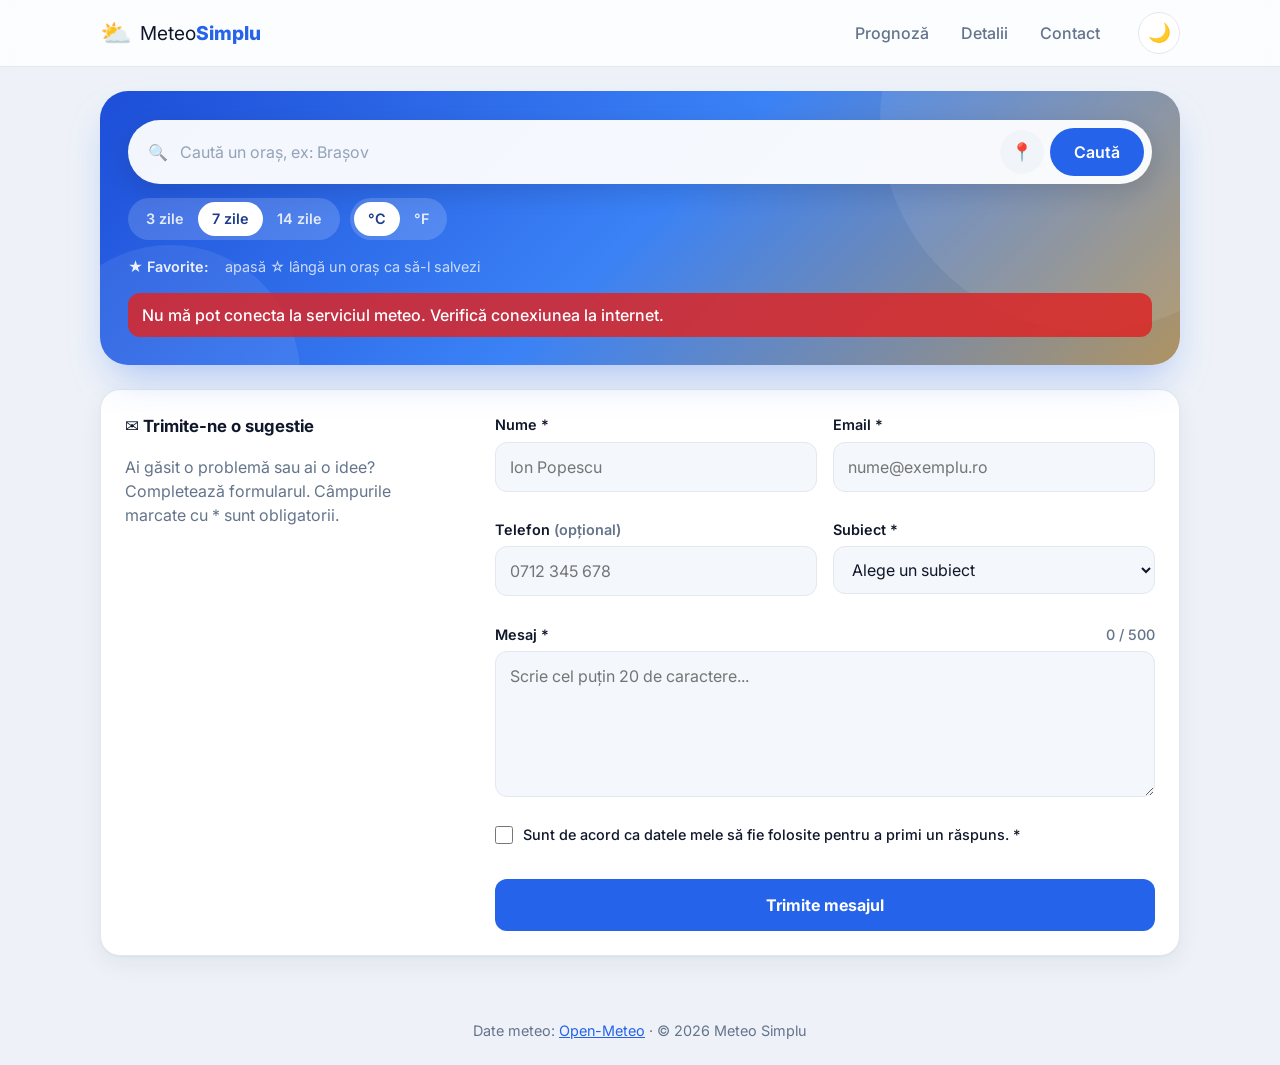
<file: index.html>
<!DOCTYPE html>
<html lang="ro">
<head>
    <meta charset="UTF-8">
    <meta name="viewport" content="width=device-width, initial-scale=1.0">
    <meta name="description" content="Meteo Simplu – vremea curentă, prognoza pe ore și pe zile și calitatea aerului, cu date de la Open-Meteo.">
    <meta name="theme-color" content="#2563eb">
    <title>Meteo Simplu</title>

    <link rel="preconnect" href="https://fonts.googleapis.com">
    <link rel="preconnect" href="https://fonts.gstatic.com" crossorigin>
    <link href="https://fonts.googleapis.com/css2?family=Inter:wght@400;500;600;700;800&display=swap" rel="stylesheet">
    <link rel="stylesheet" href="style.css">

    <script src="script.js" defer></script>
</head>
<body>
    <a class="skip-link" href="#continut">Sari la conținut</a>

    <!-- ===== Bara de sus ===== -->
    <header class="topbar">
        <div class="topbar-inner">
            <a href="#" class="logo" aria-label="Meteo Simplu – pagina principală">
                <span class="logo-icon" aria-hidden="true">⛅</span>
                <span>Meteo<strong>Simplu</strong></span>
            </a>

            <nav aria-label="Navigare principală">
                <ul class="nav">
                    <li><a href="#cautare">Prognoză</a></li>
                    <li><a href="#detalii">Detalii</a></li>
                    <li><a href="#contact">Contact</a></li>
                </ul>
            </nav>

            <button type="button" id="theme-toggle" class="theme-toggle" aria-label="Activează tema întunecată">🌙</button>
        </div>
    </header>

    <main id="continut" class="page">

        <!-- ===== Hero: căutare + vremea curentă ===== -->
        <section id="cautare" class="hero" data-sky="clear-day" aria-labelledby="hero-title">
            <h1 id="hero-title" class="visually-hidden">Caută prognoza meteo</h1>

            <form id="search-form" class="search" novalidate>
                <div class="search-bar">
                    <label for="city" class="visually-hidden">Oraș</label>
                    <span class="search-icon" aria-hidden="true">🔍</span>
                    <input type="text" id="city" name="city" list="city-suggestions"
                           placeholder="Caută un oraș, ex: Brașov"
                           required minlength="2" maxlength="80" autocomplete="off"
                           aria-describedby="city-error">
                    <datalist id="city-suggestions"></datalist>
                    <button type="button" id="geo-btn" class="geo-btn" title="Folosește locația mea" aria-label="Folosește locația mea">📍</button>
                    <button type="submit" id="search-btn" class="search-btn">Caută</button>
                </div>
                <p class="field-error" id="city-error" aria-live="polite"></p>

                <div class="options">
                    <fieldset class="segmented">
                        <legend class="visually-hidden">Număr de zile</legend>
                        <input type="radio" id="days-3" name="days" value="3">
                        <label for="days-3">3 zile</label>
                        <input type="radio" id="days-7" name="days" value="7" checked>
                        <label for="days-7">7 zile</label>
                        <input type="radio" id="days-14" name="days" value="14">
                        <label for="days-14">14 zile</label>
                    </fieldset>

                    <fieldset class="segmented">
                        <legend class="visually-hidden">Unitate de măsură</legend>
                        <input type="radio" id="unit-c" name="unit" value="celsius" checked>
                        <label for="unit-c">°C</label>
                        <input type="radio" id="unit-f" name="unit" value="fahrenheit">
                        <label for="unit-f">°F</label>
                    </fieldset>
                </div>
            </form>

            <div class="favorites-row">
                <span class="favorites-label">★ Favorite:</span>
                <ul id="favorites" class="chips"></ul>
                <span id="favorites-empty" class="favorites-empty">apasă ☆ lângă un oraș ca să-l salvezi</span>
            </div>

            <p id="status" class="status" role="status" aria-live="polite"></p>

            <article id="current" class="current" hidden>
                <div class="current-top">
                    <div>
                        <h2 id="location-name" class="location"></h2>
                        <p id="location-time" class="location-time"></p>
                    </div>
                    <button type="button" id="fav-btn" class="fav-btn" aria-pressed="false" aria-label="Adaugă la favorite">☆</button>
                </div>

                <div class="current-main">
                    <span id="current-icon" class="current-icon" aria-hidden="true"></span>
                    <p class="current-temp"><span id="current-temp"></span></p>
                    <div class="current-text">
                        <p id="current-desc" class="current-desc"></p>
                        <p id="current-range" class="current-range"></p>
                        <p id="current-feels" class="current-range"></p>
                    </div>
                </div>
            </article>
        </section>

        <!-- ===== Panou cu detalii ===== -->
        <div id="dashboard" class="dashboard" hidden>

            <section class="card card-wide" aria-labelledby="hourly-title">
                <h2 id="hourly-title" class="card-title">🕒 Următoarele 24 de ore</h2>
                <ol id="hourly" class="hourly"></ol>
                <figure class="chart">
                    <canvas id="chart" role="img" aria-label="Grafic: temperatura și probabilitatea de precipitații pe următoarele 24 de ore"></canvas>
                    <figcaption>
                        <span class="legend legend-temp">Temperatură</span>
                        <span class="legend legend-rain">Șanse de precipitații</span>
                    </figcaption>
                </figure>
            </section>

            <section class="card" aria-labelledby="daily-title">
                <h2 id="daily-title" class="card-title">📅 Prognoza pe <span id="daily-count">7</span> zile</h2>
                <ul id="daily" class="daily"></ul>
            </section>

            <div class="side">
                <section id="detalii" class="card" aria-labelledby="details-title">
                    <h2 id="details-title" class="card-title">📊 Detalii</h2>
                    <dl id="details" class="details"></dl>
                </section>

                <section class="card" aria-labelledby="air-title">
                    <h2 id="air-title" class="card-title">🍃 Calitatea aerului</h2>
                    <div id="air" class="air"></div>
                </section>
            </div>
        </div>

        <!-- ===== Formular de contact ===== -->
        <section id="contact" class="card contact" aria-labelledby="contact-title">
            <div class="contact-intro">
                <h2 id="contact-title" class="card-title">✉️ Trimite-ne o sugestie</h2>
                <p class="muted">Ai găsit o problemă sau ai o idee? Completează formularul. Câmpurile marcate cu * sunt obligatorii.</p>
            </div>

            <form id="contact-form" class="contact-form" novalidate>
                <div class="field">
                    <label for="name">Nume *</label>
                    <input type="text" id="name" name="name" required minlength="3" maxlength="60" autocomplete="name" placeholder="Ion Popescu">
                    <p class="field-error" id="name-error" aria-live="polite"></p>
                </div>

                <div class="field">
                    <label for="email">Email *</label>
                    <input type="email" id="email" name="email" required autocomplete="email" placeholder="nume@exemplu.ro">
                    <p class="field-error" id="email-error" aria-live="polite"></p>
                </div>

                <div class="field">
                    <label for="phone">Telefon <span class="muted">(opțional)</span></label>
                    <input type="tel" id="phone" name="phone" autocomplete="tel" placeholder="0712 345 678">
                    <p class="field-error" id="phone-error" aria-live="polite"></p>
                </div>

                <div class="field">
                    <label for="subject">Subiect *</label>
                    <select id="subject" name="subject" required>
                        <option value="">Alege un subiect</option>
                        <option value="sugestie">Sugestie</option>
                        <option value="eroare">Raportează o eroare</option>
                        <option value="altceva">Altceva</option>
                    </select>
                    <p class="field-error" id="subject-error" aria-live="polite"></p>
                </div>

                <div class="field field-full">
                    <label for="message">Mesaj * <span class="counter" id="message-counter">0 / 500</span></label>
                    <textarea id="message" name="message" rows="5" required minlength="20" maxlength="500" placeholder="Scrie cel puțin 20 de caractere..."></textarea>
                    <p class="field-error" id="message-error" aria-live="polite"></p>
                </div>

                <div class="field field-full">
                    <label class="checkbox">
                        <input type="checkbox" id="consent" name="consent" required>
                        <span>Sunt de acord ca datele mele să fie folosite pentru a primi un răspuns. *</span>
                    </label>
                    <p class="field-error" id="consent-error" aria-live="polite"></p>
                </div>

                <div class="field-full">
                    <button type="submit" class="btn-primary">Trimite mesajul</button>
                </div>
            </form>

            <p id="contact-success" class="success" role="status" hidden></p>
        </section>
    </main>

    <footer class="footer">
        <p>Date meteo: <a href="https://open-meteo.com/" target="_blank" rel="noopener">Open-Meteo</a> · &copy; 2026 Meteo Simplu</p>
    </footer>
</body>
</html>
</file>
<file: style.css>
/* =====================================================================
   Variabile – tema deschisă (implicită)
   ===================================================================== */
:root {
    --bg: #eef2f8;
    --surface: #ffffff;
    --surface-2: #f4f7fb;
    --text: #0f172a;
    --muted: #64748b;
    --border: #e2e8f0;
    --primary: #2563eb;
    --primary-hover: #1d4ed8;
    --primary-soft: rgba(37, 99, 235, 0.1);
    --error: #dc2626;
    --success: #16a34a;
    --success-soft: rgba(22, 163, 74, 0.1);
    --shadow: 0 1px 2px rgba(15, 23, 42, 0.04), 0 8px 24px rgba(15, 23, 42, 0.06);
    --radius: 20px;
    --font: "Inter", system-ui, -apple-system, "Segoe UI", Roboto, sans-serif;
    color-scheme: light;
}

/* Tema întunecată */
[data-theme="dark"] {
    --bg: #0b1120;
    --surface: #141c2f;
    --surface-2: #1c2640;
    --text: #e8edf6;
    --muted: #94a3b8;
    --border: #26324d;
    --primary: #60a5fa;
    --primary-hover: #93c5fd;
    --primary-soft: rgba(96, 165, 250, 0.14);
    --error: #f87171;
    --success: #4ade80;
    --success-soft: rgba(74, 222, 128, 0.12);
    --shadow: 0 1px 2px rgba(0, 0, 0, 0.3), 0 8px 24px rgba(0, 0, 0, 0.3);
    color-scheme: dark;
}

/* =====================================================================
   Bază
   ===================================================================== */
*,
*::before,
*::after {
    box-sizing: border-box;
    margin: 0;
    padding: 0;
}

html {
    scroll-behavior: smooth;
    scroll-padding-top: 80px;
}

body {
    font-family: var(--font);
    background: var(--bg);
    color: var(--text);
    line-height: 1.5;
    min-height: 100vh;
    display: flex;
    flex-direction: column;
    -webkit-font-smoothing: antialiased;
    transition: background-color 0.3s, color 0.3s;
}

a {
    color: var(--primary);
}

button,
input,
select,
textarea {
    font: inherit;
    color: inherit;
}

button {
    cursor: pointer;
}

:focus-visible {
    outline: 3px solid #93c5fd;
    outline-offset: 2px;
}

.visually-hidden {
    position: absolute;
    width: 1px;
    height: 1px;
    overflow: hidden;
    clip: rect(0 0 0 0);
    white-space: nowrap;
}

.muted {
    color: var(--muted);
}

.skip-link {
    position: absolute;
    left: -9999px;
    top: 8px;
    z-index: 100;
    background: var(--surface);
    padding: 8px 16px;
    border-radius: 8px;
}

.skip-link:focus {
    left: 8px;
}

/* =====================================================================
   Bara de sus
   ===================================================================== */
.topbar {
    position: sticky;
    top: 0;
    z-index: 50;
    background: rgba(255, 255, 255, 0.8);
    backdrop-filter: blur(12px);
    -webkit-backdrop-filter: blur(12px);
    border-bottom: 1px solid var(--border);
}

[data-theme="dark"] .topbar {
    background: rgba(11, 17, 32, 0.8);
}

.topbar-inner {
    max-width: 1120px;
    margin: 0 auto;
    padding: 12px 20px;
    display: flex;
    align-items: center;
    gap: 24px;
}

.logo {
    display: flex;
    align-items: center;
    gap: 8px;
    font-size: 1.2rem;
    color: var(--text);
    text-decoration: none;
    margin-right: auto;
}

.logo strong {
    color: var(--primary);
    font-weight: 800;
}

.logo-icon {
    font-size: 1.6rem;
}

.nav {
    list-style: none;
    display: flex;
    gap: 4px;
}

.nav a {
    display: block;
    padding: 8px 14px;
    border-radius: 999px;
    color: var(--muted);
    font-weight: 500;
    text-decoration: none;
    transition: background-color 0.2s, color 0.2s;
}

.nav a:hover {
    background: var(--primary-soft);
    color: var(--primary);
}

.theme-toggle {
    width: 42px;
    height: 42px;
    border-radius: 50%;
    border: 1px solid var(--border);
    background: var(--surface);
    font-size: 1.15rem;
    flex-shrink: 0;
    transition: transform 0.2s;
}

.theme-toggle:hover {
    transform: rotate(20deg);
}

/* =====================================================================
   Layout pagină
   ===================================================================== */
.page {
    width: 100%;
    max-width: 1120px;
    margin: 0 auto;
    padding: 24px 20px 40px;
    display: flex;
    flex-direction: column;
    gap: 24px;
}

.card {
    background: var(--surface);
    border-radius: var(--radius);
    padding: 24px;
    box-shadow: var(--shadow);
    border: 1px solid var(--border);
    min-width: 0;
}

.card-title {
    font-size: 1.05rem;
    font-weight: 700;
    margin-bottom: 16px;
}

/* =====================================================================
   Hero (fundalul se schimbă după vreme)
   ===================================================================== */
.hero {
    --sky: linear-gradient(135deg, #2563eb 0%, #3b82f6 45%, #f59e0b 120%);
    position: relative;
    overflow: hidden;
    border-radius: 28px;
    padding: 28px;
    color: #fff;
    background: var(--sky);
    box-shadow: 0 20px 40px -12px rgba(37, 99, 235, 0.35);
    transition: background 0.6s;
}

/* Cercuri decorative */
.hero::before,
.hero::after {
    content: "";
    position: absolute;
    border-radius: 50%;
    background: rgba(255, 255, 255, 0.08);
    pointer-events: none;
}

.hero::before {
    width: 420px;
    height: 420px;
    top: -180px;
    right: -120px;
}

.hero::after {
    width: 260px;
    height: 260px;
    bottom: -140px;
    left: -60px;
}

.hero > * {
    position: relative;
    z-index: 1;
}

.hero[data-sky="clear-day"]   { --sky: linear-gradient(135deg, #1d4ed8 0%, #3b82f6 50%, #f59e0b 130%); }
.hero[data-sky="clear-night"] { --sky: linear-gradient(135deg, #0f172a 0%, #312e81 60%, #6d28d9 120%); }
.hero[data-sky="cloudy"]      { --sky: linear-gradient(135deg, #475569 0%, #64748b 55%, #94a3b8 120%); }
.hero[data-sky="fog"]         { --sky: linear-gradient(135deg, #52525b 0%, #71717a 55%, #a1a1aa 120%); }
.hero[data-sky="rain"]        { --sky: linear-gradient(135deg, #1e3a8a 0%, #334155 60%, #475569 120%); }
.hero[data-sky="snow"]        { --sky: linear-gradient(135deg, #3b82f6 0%, #60a5fa 50%, #c7d2fe 120%); }
.hero[data-sky="storm"]       { --sky: linear-gradient(135deg, #111827 0%, #3730a3 60%, #6b21a8 120%); }

/* Căutare */
.search-bar {
    display: flex;
    align-items: center;
    gap: 6px;
    background: rgba(255, 255, 255, 0.95);
    border-radius: 999px;
    padding: 6px 6px 6px 18px;
    box-shadow: 0 8px 24px rgba(15, 23, 42, 0.15);
    border: 2px solid transparent;
    transition: border-color 0.2s;
}

.search-bar:focus-within {
    border-color: #93c5fd;
}

.search-bar.invalid {
    border-color: #fca5a5;
}

.search-icon {
    font-size: 1rem;
    opacity: 0.6;
}

.search-bar input {
    flex: 1;
    min-width: 0;
    border: none;
    background: transparent;
    padding: 10px 6px;
    font-size: 1rem;
    color: #0f172a;
}

.search-bar input:focus {
    outline: none;
}

.search-bar input::placeholder {
    color: #94a3b8;
}

.geo-btn {
    width: 44px;
    height: 44px;
    border: none;
    border-radius: 50%;
    background: #f1f5f9;
    font-size: 1.1rem;
    flex-shrink: 0;
    transition: background-color 0.2s;
}

.geo-btn:hover {
    background: #e2e8f0;
}

.search-btn {
    border: none;
    border-radius: 999px;
    padding: 12px 24px;
    background: #2563eb;
    color: #fff;
    font-weight: 600;
    flex-shrink: 0;
    transition: background-color 0.2s;
}

.search-btn:hover {
    background: #1d4ed8;
}

.search-btn:disabled {
    opacity: 0.7;
    cursor: wait;
}

.hero .field-error {
    color: #fff;
    background: rgba(220, 38, 38, 0.85);
    display: inline-block;
    border-radius: 8px;
    padding: 0 10px;
    margin-top: 8px;
}

.hero .field-error:empty {
    display: none;
}

/* Opțiuni (control segmentat) */
.options {
    display: flex;
    flex-wrap: wrap;
    gap: 10px;
    margin-top: 14px;
}

.segmented {
    border: none;
    display: inline-flex;
    background: rgba(255, 255, 255, 0.16);
    border-radius: 999px;
    padding: 4px;
}

.segmented input {
    position: absolute;
    opacity: 0;
    pointer-events: none;
}

.segmented label {
    padding: 6px 14px;
    border-radius: 999px;
    font-size: 0.9rem;
    font-weight: 600;
    cursor: pointer;
    color: rgba(255, 255, 255, 0.85);
    transition: background-color 0.2s, color 0.2s;
}

.segmented input:checked + label {
    background: #fff;
    color: #1e3a8a;
}

.segmented input:focus-visible + label {
    outline: 3px solid #93c5fd;
}

/* Favorite */
.favorites-row {
    display: flex;
    flex-wrap: wrap;
    align-items: center;
    gap: 8px;
    margin-top: 16px;
    font-size: 0.9rem;
}

.favorites-label {
    font-weight: 600;
    opacity: 0.9;
}

.favorites-empty {
    opacity: 0.75;
}

.chips {
    list-style: none;
    display: flex;
    flex-wrap: wrap;
    gap: 6px;
}

.chip {
    display: flex;
    align-items: center;
    background: rgba(255, 255, 255, 0.18);
    border-radius: 999px;
    overflow: hidden;
}

.chip button {
    border: none;
    background: none;
    color: #fff;
    padding: 5px 12px;
    font-size: 0.85rem;
    font-weight: 500;
}

.chip button:hover {
    background: rgba(255, 255, 255, 0.18);
}

.chip .chip-remove {
    padding: 5px 10px 5px 4px;
    opacity: 0.7;
}

.chip .chip-remove:hover {
    opacity: 1;
}

/* Status */
.status {
    margin-top: 16px;
    font-weight: 500;
}

.status:empty {
    display: none;
}

.status.is-error {
    background: rgba(220, 38, 38, 0.85);
    padding: 10px 14px;
    border-radius: 12px;
}

.status.is-loading::before {
    content: "";
    display: inline-block;
    width: 16px;
    height: 16px;
    margin-right: 10px;
    vertical-align: -3px;
    border: 2px solid rgba(255, 255, 255, 0.4);
    border-top-color: #fff;
    border-radius: 50%;
    animation: spin 0.8s linear infinite;
}

@keyframes spin {
    to { transform: rotate(360deg); }
}

/* Vremea curentă */
.current {
    margin-top: 28px;
    animation: fade-up 0.5s ease both;
}

.current-top {
    display: flex;
    justify-content: space-between;
    align-items: flex-start;
    gap: 16px;
}

.location {
    font-size: 1.6rem;
    font-weight: 700;
    line-height: 1.2;
}

.location-time {
    opacity: 0.85;
    font-size: 0.95rem;
}

.fav-btn {
    width: 46px;
    height: 46px;
    border-radius: 50%;
    border: none;
    background: rgba(255, 255, 255, 0.18);
    color: #fde047;
    font-size: 1.4rem;
    flex-shrink: 0;
    transition: transform 0.2s, background-color 0.2s;
}

.fav-btn:hover {
    background: rgba(255, 255, 255, 0.28);
    transform: scale(1.08);
}

.current-main {
    display: flex;
    align-items: center;
    flex-wrap: wrap;
    gap: 8px 20px;
    margin-top: 12px;
}

.current-icon {
    font-size: 5rem;
    line-height: 1;
    filter: drop-shadow(0 8px 16px rgba(0, 0, 0, 0.2));
}

.current-temp {
    font-size: 5.5rem;
    font-weight: 800;
    line-height: 1;
    letter-spacing: -0.04em;
}

.current-desc {
    font-size: 1.25rem;
    font-weight: 600;
}

.current-range {
    opacity: 0.85;
}

/* =====================================================================
   Panou cu detalii
   ===================================================================== */
.dashboard {
    display: grid;
    grid-template-columns: minmax(0, 1.4fr) minmax(0, 1fr);
    gap: 24px;
    align-items: start;
}

.dashboard[hidden] {
    display: none;
}

.card-wide {
    grid-column: 1 / -1;
}

.side {
    display: flex;
    flex-direction: column;
    gap: 24px;
    min-width: 0;
}

/* Pe ore */
.hourly {
    list-style: none;
    display: flex;
    gap: 8px;
    overflow-x: auto;
    padding-bottom: 8px;
    scroll-snap-type: x proximity;
    scrollbar-width: thin;
}

.hour {
    flex: 0 0 72px;
    display: flex;
    flex-direction: column;
    align-items: center;
    gap: 4px;
    padding: 12px 6px;
    border-radius: 16px;
    background: var(--surface-2);
    scroll-snap-align: start;
}

.hour.is-now {
    background: var(--primary);
    color: #fff;
}

.hour-time {
    font-size: 0.8rem;
    font-weight: 600;
    opacity: 0.75;
}

.hour-icon {
    font-size: 1.6rem;
}

.hour-temp {
    font-weight: 700;
}

.hour-rain {
    font-size: 0.75rem;
    color: #0ea5e9;
    font-weight: 600;
    min-height: 1.1em;
}

.hour.is-now .hour-rain {
    color: #e0f2fe;
}

.chart {
    margin-top: 16px;
}

#chart {
    display: block;
    width: 100%;
    height: 200px;
}

.chart figcaption {
    display: flex;
    justify-content: center;
    gap: 20px;
    margin-top: 8px;
    font-size: 0.85rem;
    color: var(--muted);
}

.legend::before {
    content: "";
    display: inline-block;
    width: 12px;
    height: 12px;
    border-radius: 3px;
    margin-right: 6px;
    vertical-align: -1px;
}

.legend-temp::before {
    background: #f59e0b;
}

.legend-rain::before {
    background: rgba(14, 165, 233, 0.45);
}

/* Pe zile */
.daily {
    list-style: none;
}

.day {
    display: grid;
    grid-template-columns: 84px 36px 44px 1fr 44px 52px;
    align-items: center;
    gap: 10px;
    padding: 10px 0;
    border-bottom: 1px solid var(--border);
    animation: fade-up 0.4s ease both;
}

.day:last-child {
    border-bottom: none;
}

.day-name {
    font-weight: 600;
    text-transform: capitalize;
}

.day-icon {
    font-size: 1.5rem;
    text-align: center;
}

.day-min {
    color: var(--muted);
    text-align: right;
}

.day-max {
    font-weight: 700;
}

.day-rain {
    font-size: 0.8rem;
    color: #0ea5e9;
    font-weight: 600;
    text-align: right;
}

.range {
    position: relative;
    height: 6px;
    border-radius: 999px;
    background: var(--surface-2);
}

.range-fill {
    position: absolute;
    top: 0;
    bottom: 0;
    border-radius: 999px;
    background: linear-gradient(90deg, #38bdf8, #facc15, #f97316);
}

/* Detalii */
.details {
    display: grid;
    grid-template-columns: repeat(2, 1fr);
    gap: 10px;
}

.detail {
    background: var(--surface-2);
    border-radius: 14px;
    padding: 12px 14px;
}

.detail dt {
    font-size: 0.8rem;
    color: var(--muted);
    font-weight: 500;
}

.detail dd {
    font-size: 1.15rem;
    font-weight: 700;
}

.detail small {
    display: block;
    font-size: 0.78rem;
    color: var(--muted);
    font-weight: 500;
}

/* Calitatea aerului */
.aqi-head {
    display: flex;
    align-items: baseline;
    gap: 10px;
}

.aqi-value {
    font-size: 2.4rem;
    font-weight: 800;
    line-height: 1;
}

.aqi-label {
    font-weight: 700;
}

.aqi-scale {
    position: relative;
    height: 8px;
    border-radius: 999px;
    margin: 14px 0 18px;
    background: linear-gradient(90deg, #22c55e 0%, #84cc16 20%, #eab308 40%, #f97316 60%, #ef4444 80%, #9333ea 100%);
}

.aqi-marker {
    position: absolute;
    top: 50%;
    width: 18px;
    height: 18px;
    border-radius: 50%;
    background: #fff;
    border: 4px solid var(--text);
    transform: translate(-50%, -50%);
    transition: left 0.6s;
}

.pollutants {
    list-style: none;
    display: grid;
    grid-template-columns: repeat(2, 1fr);
    gap: 10px;
}

.pollutant {
    background: var(--surface-2);
    border-radius: 12px;
    padding: 10px 12px;
    font-size: 0.85rem;
}

.pollutant strong {
    display: block;
    font-size: 1rem;
}

.pollutant span {
    color: var(--muted);
}

/* =====================================================================
   Formular contact
   ===================================================================== */
.contact {
    display: grid;
    grid-template-columns: minmax(0, 1fr) minmax(0, 2fr);
    gap: 24px 40px;
}

.contact-form {
    display: grid;
    grid-template-columns: 1fr 1fr;
    gap: 4px 16px;
}

.field {
    display: flex;
    flex-direction: column;
    gap: 6px;
    min-width: 0;
}

.field-full {
    grid-column: 1 / -1;
}

.field label {
    font-weight: 600;
    font-size: 0.9rem;
}

.counter {
    float: right;
    font-weight: 500;
    color: var(--muted);
}

.field input,
.field select,
.field textarea {
    width: 100%;
    padding: 12px 14px;
    border: 1.5px solid var(--border);
    border-radius: 12px;
    background: var(--surface-2);
    transition: border-color 0.2s, box-shadow 0.2s;
}

.field textarea {
    resize: vertical;
    min-height: 120px;
}

.field input:focus,
.field select:focus,
.field textarea:focus {
    outline: none;
    border-color: var(--primary);
    box-shadow: 0 0 0 4px var(--primary-soft);
}

.field .invalid {
    border-color: var(--error);
}

.field .valid {
    border-color: var(--success);
}

.field-error {
    color: var(--error);
    font-size: 0.82rem;
    font-weight: 500;
    min-height: 1.3em;
}

.checkbox {
    display: flex;
    align-items: flex-start;
    gap: 10px;
    font-weight: 500 !important;
    cursor: pointer;
}

.checkbox input {
    width: 18px;
    height: 18px;
    margin-top: 2px;
    flex-shrink: 0;
    accent-color: var(--primary);
}

.btn-primary {
    width: 100%;
    margin-top: 6px;
    padding: 14px;
    border: none;
    border-radius: 12px;
    background: var(--primary);
    color: #fff;
    font-weight: 700;
    transition: background-color 0.2s, transform 0.1s;
}

[data-theme="dark"] .btn-primary {
    color: #0b1120;
}

.btn-primary:hover {
    background: var(--primary-hover);
}

.btn-primary:active {
    transform: scale(0.99);
}

.success {
    grid-column: 1 / -1;
    padding: 14px 16px;
    border-radius: 12px;
    background: var(--success-soft);
    color: var(--success);
    font-weight: 600;
}

/* =====================================================================
   Subsol
   ===================================================================== */
.footer {
    margin-top: auto;
    text-align: center;
    padding: 24px 20px;
    color: var(--muted);
    font-size: 0.9rem;
}

/* =====================================================================
   Animații
   ===================================================================== */
@keyframes fade-up {
    from { opacity: 0; transform: translateY(10px); }
    to { opacity: 1; transform: none; }
}

@media (prefers-reduced-motion: reduce) {
    *,
    *::before,
    *::after {
        animation: none !important;
        transition: none !important;
        scroll-behavior: auto !important;
    }
}

/* =====================================================================
   Responsive
   ===================================================================== */
@media (max-width: 900px) {
    .dashboard,
    .contact {
        grid-template-columns: minmax(0, 1fr);
    }
}

@media (max-width: 640px) {
    .topbar-inner {
        padding: 10px 16px;
        gap: 12px;
    }

    .nav {
        display: none;
    }

    .page {
        padding: 16px 16px 32px;
        gap: 16px;
    }

    .hero {
        padding: 20px 16px;
        border-radius: 22px;
    }

    .search-bar {
        padding-left: 14px;
    }

    .search-icon {
        display: none;
    }

    .search-btn {
        padding: 12px 16px;
    }

    .current-icon {
        font-size: 3.8rem;
    }

    .current-temp {
        font-size: 4rem;
    }

    .location {
        font-size: 1.3rem;
    }

    .card {
        padding: 18px 16px;
    }

    .day {
        grid-template-columns: 72px 28px 34px 1fr 34px;
        gap: 8px;
        white-space: nowrap;
    }

    .day-rain {
        display: none;
    }

    .contact-form {
        grid-template-columns: 1fr;
    }

    #chart {
        height: 170px;
    }
}

@media (max-width: 360px) {
    .geo-btn {
        display: none;
    }

    .details,
    .pollutants {
        grid-template-columns: 1fr;
    }
}
</file>
